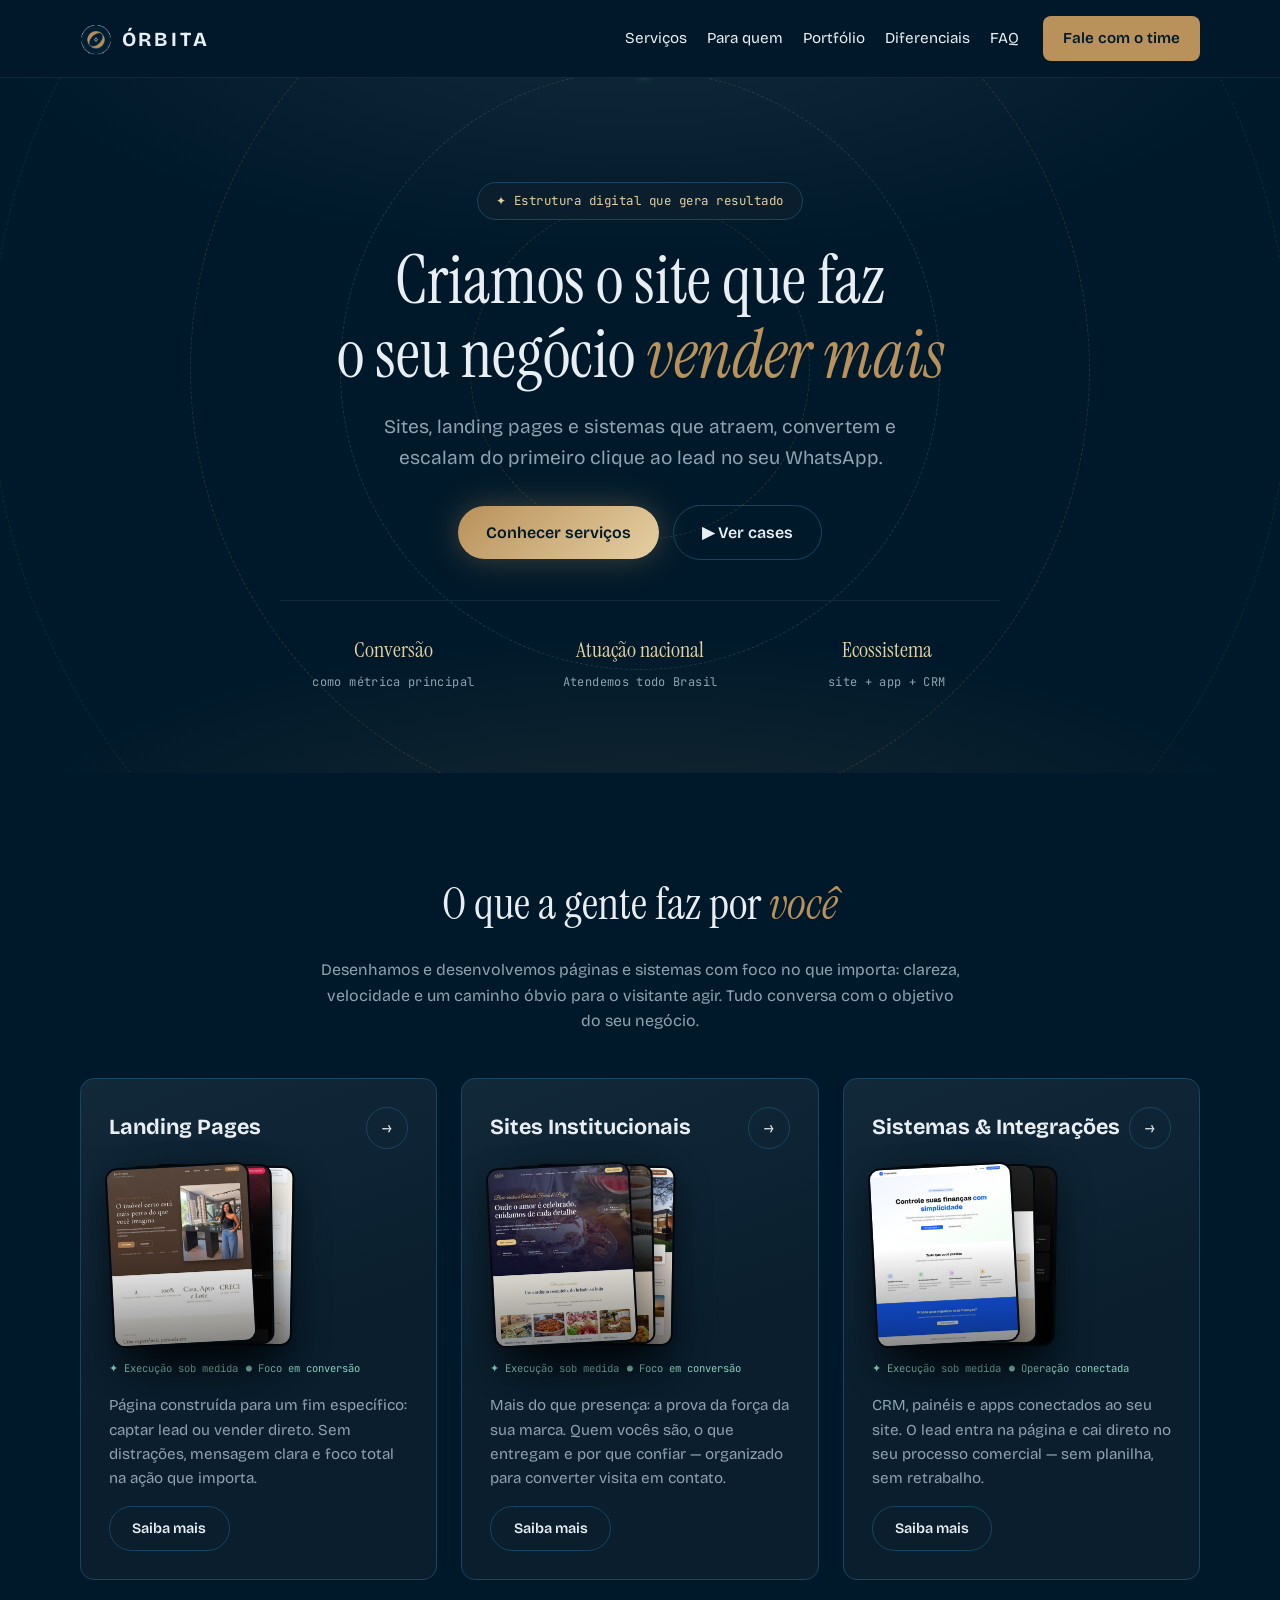
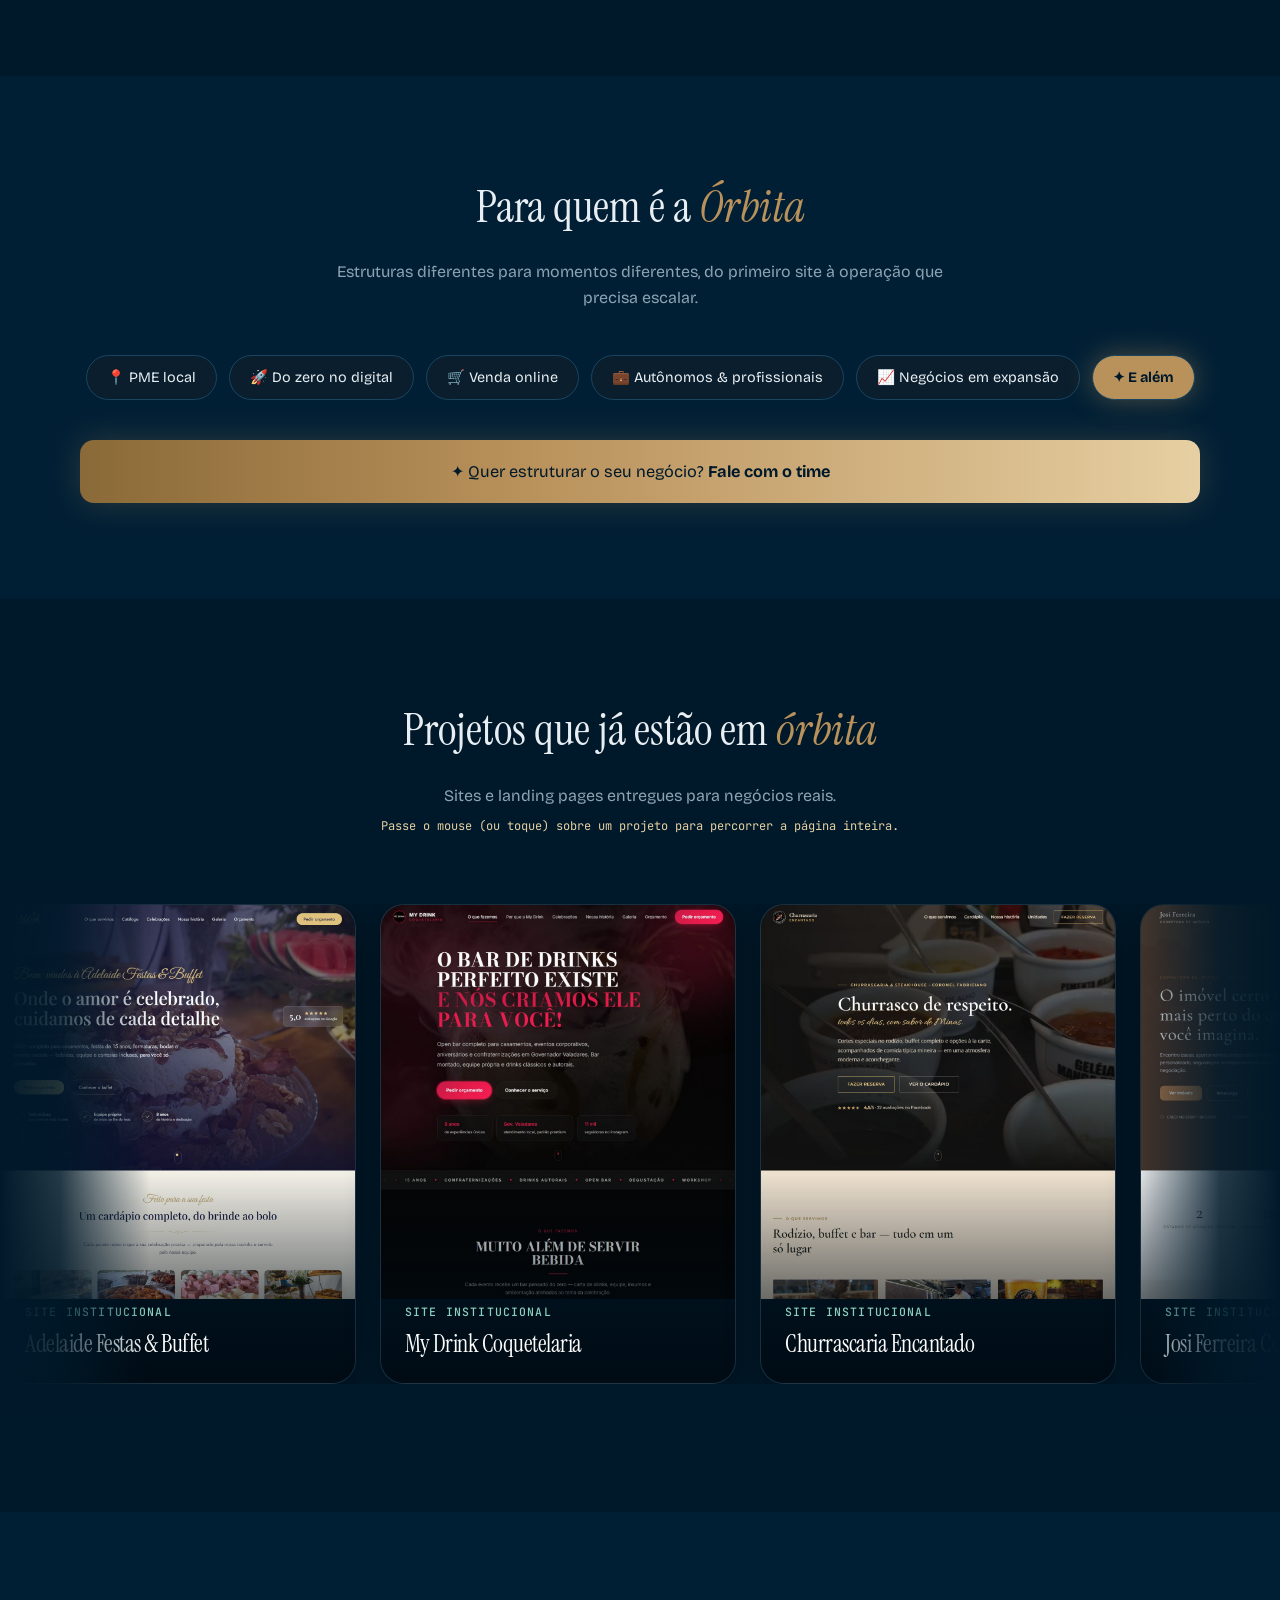
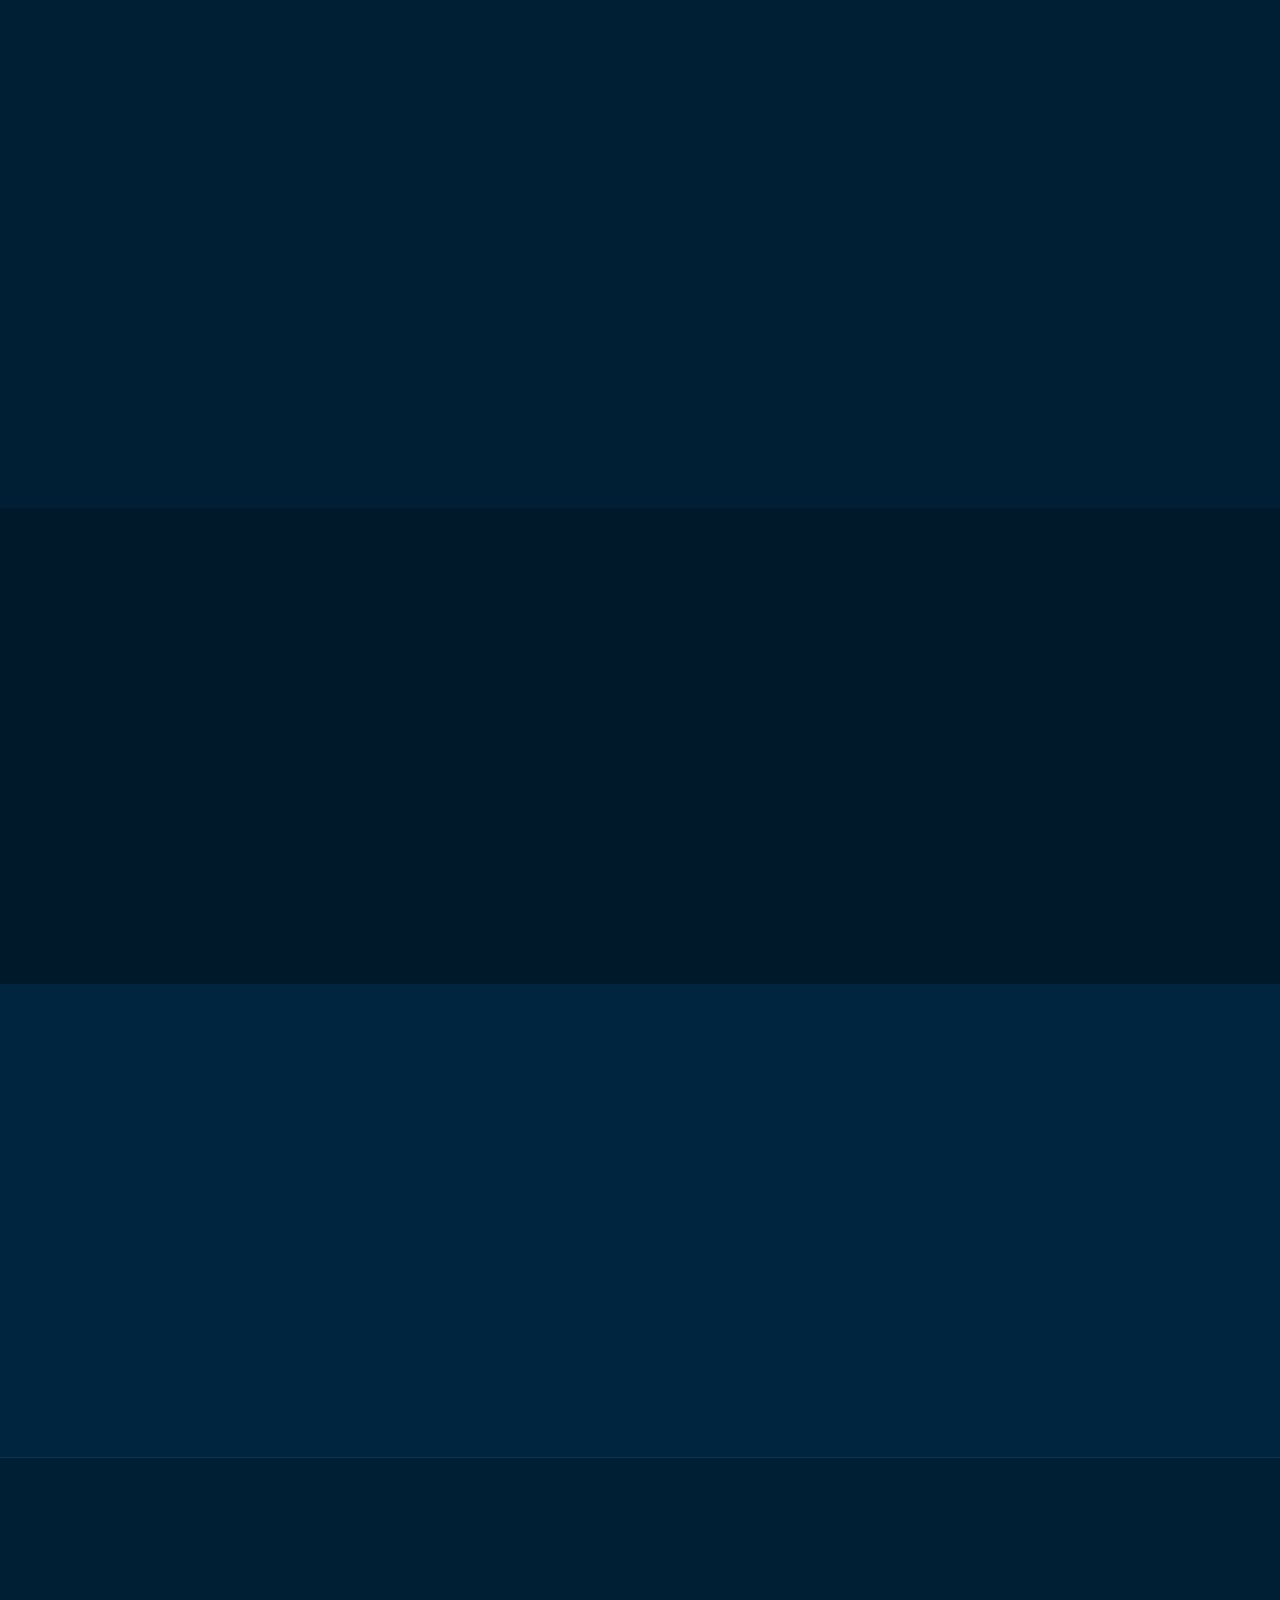
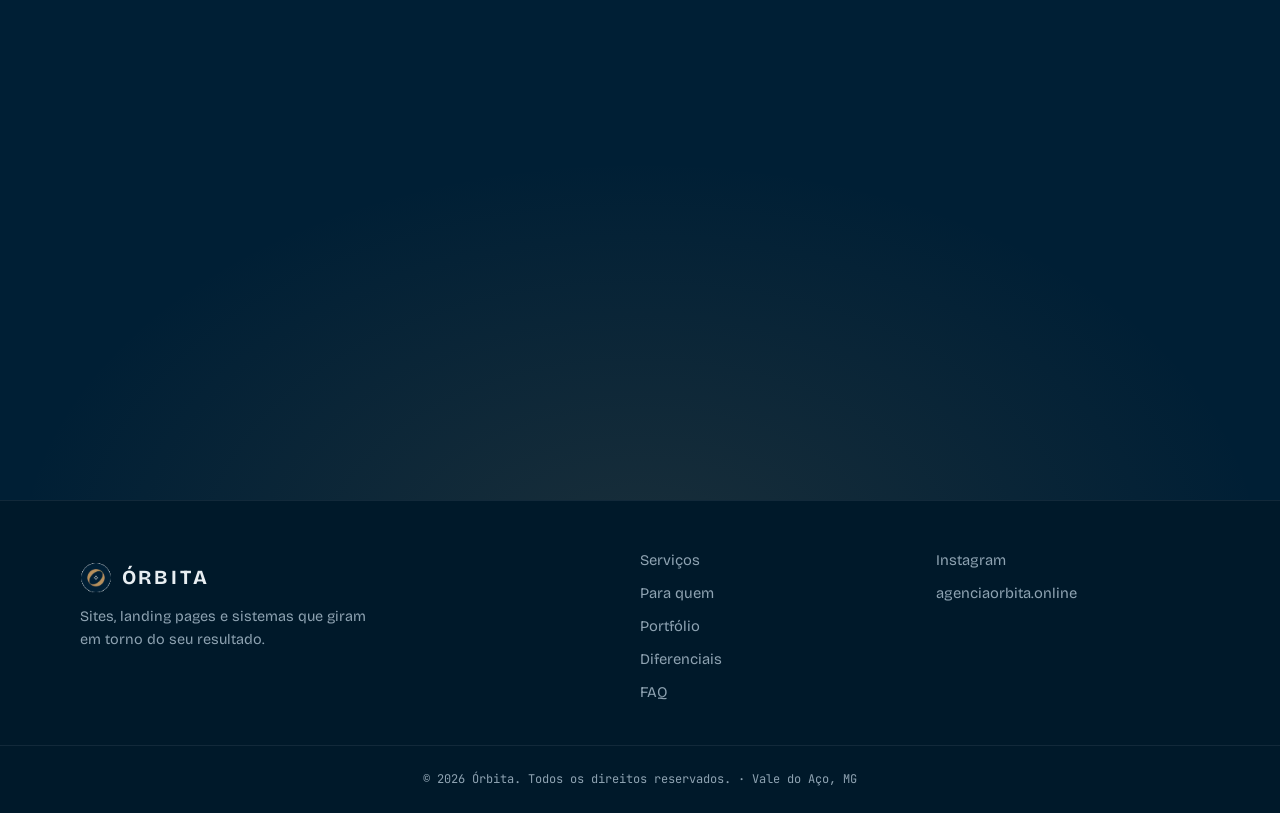
<file: index.html>
<!DOCTYPE html>
<html lang="pt-BR">
<head>
  <meta charset="UTF-8">
  <meta name="viewport" content="width=device-width, initial-scale=1.0">
  <title>Órbita — Sites e Landing Pages que Geram Resultado</title>
  <meta name="description" content="Criamos sites, landing pages e sistemas que atraem, convertem e escalam o seu negócio. Conheça o portfólio de sites da Agência Órbita.">
  <!-- Open Graph -->
  <meta property="og:title" content="Órbita — Sites e Landing Pages que Geram Resultado">
  <meta property="og:description" content="Sites, landing pages e sistemas que atraem, convertem e escalam o seu negócio.">
  <meta property="og:type" content="website">
  <!-- TODO: definir og:image quando houver arte de compartilhamento -->
  <link rel="icon" type="image/png" href="assets/logo-icon.png">
  <link rel="preconnect" href="https://fonts.googleapis.com">
  <link rel="preconnect" href="https://fonts.gstatic.com" crossorigin>
  <link href="https://fonts.googleapis.com/css2?family=Bricolage+Grotesque:wght@400;500;600;700&family=Instrument+Serif&family=JetBrains+Mono:wght@400;500&display=swap" rel="stylesheet">
  <link rel="stylesheet" href="css/styles.css">
</head>
<body>

  <!-- ===== HEADER ===== -->
  <header class="header" id="topo">
    <div class="container header__inner">
      <a href="#topo" class="header__logo" aria-label="Órbita — início">
        <img src="assets/logo-icon.png" alt="" class="logo-icon">
        <span class="logo-text">ÓRBITA</span>
      </a>
      <nav class="nav" id="menu" aria-label="Navegação principal">
        <ul class="nav__list">
          <li><a href="#servicos" class="nav__link">Serviços</a></li>
          <li><a href="#para-quem" class="nav__link">Para quem</a></li>
          <li><a href="#portfolio" class="nav__link">Portfólio</a></li>
          <li><a href="#diferenciais" class="nav__link">Diferenciais</a></li>
          <li><a href="#faq" class="nav__link">FAQ</a></li>
          <li><a href="#contato" class="nav__link nav__link--cta">Fale com o time</a></li>
        </ul>
      </nav>
      <button class="header__toggle" id="menu-toggle" aria-expanded="false" aria-controls="menu" aria-label="Abrir menu">
        <span></span><span></span><span></span>
      </button>
    </div>
  </header>

  <main>

    <!-- ===== HERO ===== -->
    <section class="hero">
      <div class="hero__orbits" aria-hidden="true">
        <span class="orbit orbit--1"></span>
        <span class="orbit orbit--2"></span>
        <span class="orbit orbit--3"></span>
        <span class="orbit orbit--4"></span>
      </div>
      <div class="container hero__inner">
        <p class="badge reveal">✦ Estrutura digital que gera resultado</p>
        <h1 class="hero__title reveal">Criamos o site que faz<br>o seu negócio <em>vender&nbsp;mais</em></h1>
        <p class="hero__subtitle reveal">Sites, landing pages e sistemas que atraem, convertem
          e escalam do primeiro clique ao lead no seu WhatsApp.</p>
        <div class="hero__actions reveal">
          <a href="#servicos" class="btn btn--primary">Conhecer serviços</a>
          <a href="#portfolio" class="btn btn--ghost">▶ Ver cases</a>
        </div>
        <ul class="hero__trust reveal" aria-label="Por que confiar na Órbita">
          <li><span class="trust-num">Conversão</span><span class="trust-label">como métrica principal</span></li>
          <li><span class="trust-num">Atuação nacional</span><span class="trust-label">Atendemos todo Brasil</span></li>
          <li><span class="trust-num">Ecossistema</span><span class="trust-label">site + app + CRM</span></li>
        </ul>
        <!-- TODO: adicionar logos de clientes atendidos quando os cases forem enviados -->
      </div>
      <div class="hero__glow" aria-hidden="true"></div>
    </section>

    <!-- ===== SERVIÇOS ===== -->
    <section class="section" id="servicos">
      <div class="container">
        <h2 class="section__title reveal">O que a gente faz por <em>você</em></h2>
        <p class="section__lead reveal">Desenhamos e desenvolvemos páginas e sistemas com foco no que
          importa: clareza, velocidade e um caminho óbvio para o visitante agir. Tudo conversa com o
          objetivo do seu negócio.</p>

        <div class="cards">
          <article class="card reveal">
            <header class="card__head">
              <h3>Landing Pages</h3>
              <span class="card__arrow" aria-hidden="true">→</span>
            </header>
            <!-- Leque de capturas (abre no hover) — TODO: trocar por prints reais de landing pages -->
            <div class="card__media deck" aria-hidden="true">
              <div class="deck__stage">
                <div class="deck__item" style="--x:0%; --tx:0%; --ri:-3deg; --r:-5deg; z-index:3"><img src="assets/services/lp-1.jpg" alt="" loading="lazy" draggable="false"></div>
                <div class="deck__item" style="--x:14%; --tx:26%; --ri:-1deg; --r:0deg; z-index:2"><img src="assets/services/lp-2.jpg" alt="" loading="lazy" draggable="false"></div>
                <div class="deck__item" style="--x:28%; --tx:52%; --ri:1deg; --r:5deg; z-index:1"><img src="assets/services/lp-3.jpg" alt="" loading="lazy" draggable="false"></div>
              </div>
            </div>
            <p class="card__tags"><span class="tag">✦ Execução sob medida</span><span class="tag tag--dot">Foco em conversão</span></p>
            <p>Página construída para um fim específico: captar lead ou vender direto. Sem distrações,
              mensagem clara e foco total na ação que importa.</p>
            <a class="btn btn--small" href="precos.html#site-one-page">Saiba mais</a>
          </article>

          <article class="card reveal">
            <header class="card__head">
              <h3>Sites Institucionais</h3>
              <span class="card__arrow" aria-hidden="true">→</span>
            </header>
            <!-- Leque com capturas reais dos sites institucionais entregues -->
            <div class="card__media deck" aria-hidden="true">
              <div class="deck__stage">
                <div class="deck__item" style="--x:0%; --tx:0%; --ri:-3deg; --r:-5deg; z-index:3"><img src="assets/services/inst-1.jpg" alt="" loading="lazy" draggable="false"></div>
                <div class="deck__item" style="--x:14%; --tx:26%; --ri:-1deg; --r:0deg; z-index:2"><img src="assets/services/inst-2.jpg" alt="" loading="lazy" draggable="false"></div>
                <div class="deck__item" style="--x:28%; --tx:52%; --ri:1deg; --r:5deg; z-index:1"><img src="assets/services/inst-3.jpg" alt="" loading="lazy" draggable="false"></div>
              </div>
            </div>
            <p class="card__tags"><span class="tag">✦ Execução sob medida</span><span class="tag tag--dot">Foco em conversão</span></p>
            <p>Mais do que presença: a prova da força da sua marca. Quem vocês são, o que entregam
              e por que confiar — organizado para converter visita em contato.</p>
            <a class="btn btn--small" href="precos.html#site-institucional">Saiba mais</a>
          </article>

          <article class="card reveal">
            <header class="card__head">
              <h3>Sistemas &amp; Integrações</h3>
              <span class="card__arrow" aria-hidden="true">→</span>
            </header>
            <!-- Leque de capturas (abre no hover) — TODO: trocar por prints reais de apps/painéis -->
            <div class="card__media deck" aria-hidden="true">
              <div class="deck__stage">
                <div class="deck__item" style="--x:0%; --tx:0%; --ri:-3deg; --r:-5deg; z-index:3"><img src="assets/services/sys-1.jpg" alt="" loading="lazy" draggable="false"></div>
                <div class="deck__item" style="--x:14%; --tx:26%; --ri:-1deg; --r:0deg; z-index:2"><img src="assets/services/sys-2.jpg" alt="" loading="lazy" draggable="false"></div>
                <div class="deck__item" style="--x:28%; --tx:52%; --ri:1deg; --r:5deg; z-index:1"><img src="assets/services/sys-3.jpg" alt="" loading="lazy" draggable="false"></div>
              </div>
            </div>
            <p class="card__tags"><span class="tag">✦ Execução sob medida</span><span class="tag tag--dot">Operação conectada</span></p>
            <p>CRM, painéis e apps conectados ao seu site. O lead entra na página e cai direto
              no seu processo comercial — sem planilha, sem retrabalho.</p>
            <a class="btn btn--small" href="precos.html#app-web">Saiba mais</a>
          </article>
        </div>
      </div>
    </section>

    <!-- ===== PARA QUEM ===== -->
    <section class="section section--alt" id="para-quem">
      <div class="container">
        <h2 class="section__title reveal">Para quem é a <em>Órbita</em></h2>
        <p class="section__lead reveal">Estruturas diferentes para momentos diferentes, do primeiro
          site à operação que precisa escalar.</p>
        <ul class="orbit-grid reveal" aria-label="Perfis atendidos">
          <li class="orbit-chip">📍 PME local</li>
          <li class="orbit-chip">🚀 Do zero no digital</li>
          <li class="orbit-chip">🛒 Venda online</li>
          <li class="orbit-chip">💼 Autônomos &amp; profissionais</li>
          <li class="orbit-chip">📈 Negócios em expansão</li>
          <li class="orbit-chip orbit-chip--core">✦ E além</li>
        </ul>
        <a href="#contato" class="banner-cta reveal">
          <span>✦ Quer estruturar o seu negócio? <strong>Fale com o time</strong></span>
        </a>
      </div>
    </section>

    <!-- ===== PORTFÓLIO ===== -->
    <section class="section" id="portfolio">
      <div class="container">
        <h2 class="section__title reveal">Projetos que já estão em <em>órbita</em></h2>
        <p class="section__lead reveal">Sites e landing pages entregues para negócios reais.
          <span class="slider-hint">Passe o mouse (ou toque) sobre um projeto para percorrer a página inteira.</span></p>

        <!-- Esteira infinita de cases (estilo marquee): capturas de página inteira, sem link externo.
             Para adicionar um case: incluir o mesmo <article class="pf-card"> NOS DOIS
             grupos (.pf-group), apontando a imagem em assets/cases/ e ajustando categoria + nome. -->
        <div class="marquee-bleed reveal">
          <div class="pf-carousel" id="pf-carousel" aria-label="Carrossel de projetos do portfólio">
            <div class="pf-fade pf-fade--left" aria-hidden="true"></div>
            <div class="pf-fade pf-fade--right" aria-hidden="true"></div>
            <div class="pf-viewport">
              <div class="pf-track">
                <div class="pf-group">
                  <article class="pf-card" tabindex="0">
                    <div class="pf-card__viewport">
                      <img src="assets/cases/adelaide-festas.jpg" alt="Página completa do site Adelaide Festas e Buffet" loading="lazy" draggable="false">
                    </div>
                    <span class="pf-card__hint" aria-hidden="true">Passe o mouse para ver a página</span>
                    <div class="pf-card__overlay" aria-hidden="true"></div>
                    <div class="pf-card__caption">
                      <span class="pf-card__cat">Site institucional</span>
                      <span class="pf-card__name">Adelaide Festas &amp; Buffet</span>
                    </div>
                  </article>
                  <article class="pf-card" tabindex="0">
                    <div class="pf-card__viewport">
                      <img src="assets/cases/my-drink.jpg" alt="Página completa do site My Drink Coquetelaria" loading="lazy" draggable="false">
                    </div>
                    <span class="pf-card__hint" aria-hidden="true">Passe o mouse para ver a página</span>
                    <div class="pf-card__overlay" aria-hidden="true"></div>
                    <div class="pf-card__caption">
                      <span class="pf-card__cat">Site institucional</span>
                      <span class="pf-card__name">My Drink Coquetelaria</span>
                    </div>
                  </article>
                  <article class="pf-card" tabindex="0">
                    <div class="pf-card__viewport">
                      <img src="assets/cases/churrascaria-encantado.jpg" alt="Página completa do site Churrascaria Encantado" loading="lazy" draggable="false">
                    </div>
                    <span class="pf-card__hint" aria-hidden="true">Passe o mouse para ver a página</span>
                    <div class="pf-card__overlay" aria-hidden="true"></div>
                    <div class="pf-card__caption">
                      <span class="pf-card__cat">Site institucional</span>
                      <span class="pf-card__name">Churrascaria Encantado</span>
                    </div>
                  </article>
                  <article class="pf-card" tabindex="0">
                    <div class="pf-card__viewport">
                      <img src="assets/cases/josi-ferreira.jpg" alt="Página completa do site Josi Ferreira Corretora" loading="lazy" draggable="false">
                    </div>
                    <span class="pf-card__hint" aria-hidden="true">Passe o mouse para ver a página</span>
                    <div class="pf-card__overlay" aria-hidden="true"></div>
                    <div class="pf-card__caption">
                      <span class="pf-card__cat">Site institucional</span>
                      <span class="pf-card__name">Josi Ferreira Corretora</span>
                    </div>
                  </article>
                  <article class="pf-card" tabindex="0">
                    <div class="pf-card__viewport">
                      <img src="assets/cases/sejur-imobiliaria.jpg" alt="Página completa do site Sejur Imobiliária" loading="lazy" draggable="false">
                    </div>
                    <span class="pf-card__hint" aria-hidden="true">Passe o mouse para ver a página</span>
                    <div class="pf-card__overlay" aria-hidden="true"></div>
                    <div class="pf-card__caption">
                      <span class="pf-card__cat">Site institucional</span>
                      <span class="pf-card__name">Sejur Imobiliária</span>
                    </div>
                  </article>
                </div>
                <!-- Grupo duplicado para o loop infinito (gerado por JS) -->
              </div>
            </div>
          </div>
        </div>
      </div>
    </section>

    <!-- ===== DIFERENCIAIS ===== -->
    <section class="section section--alt" id="diferenciais">
      <div class="container">
        <h2 class="section__title reveal">Por que a <em>Órbita</em></h2>
        <ol class="diffs">
          <li class="diff reveal">
            <p class="diff__num">01 / 04</p>
            <h3 class="diff__title">Investimento claro</h3>
            <p class="diff__tag">Sem surpresa</p>
            <p>Proposta fechada antes de começar. Você sabe o que recebe, quando recebe e quanto custa.</p>
          </li>
          <li class="diff reveal">
            <p class="diff__num">02 / 04</p>
            <h3 class="diff__title">Quem faz, atende</h3>
            <p class="diff__tag">Conversa direta</p>
            <p>Você fala com quem desenha e entrega. Menos ida e volta.</p>
          </li>
          <li class="diff reveal">
            <p class="diff__num">03 / 04</p>
            <h3 class="diff__title">Resultado real</h3>
            <p class="diff__tag">Conversão primeiro</p>
            <p>Site bonito é consequência. O projeto é desenhado em volta da ação que gera negócio.</p>
          </li>
          <li class="diff reveal">
            <p class="diff__num">04 / 04</p>
            <h3 class="diff__title">Pronto para escalar</h3>
            <p class="diff__tag">Ecossistema conectado</p>
            <p>Site, app e CRM conectados desde o primeiro dia. A estrutura cresce junto com o seu
              negócio, sem refazer nada.</p>
          </li>
        </ol>
      </div>
    </section>

    <!-- ===== DEPOIMENTOS ===== -->
    <section class="section" id="depoimentos">
      <div class="container">
        <h2 class="section__title reveal">Quem já orbita com a gente</h2>
        <!-- ATENÇÃO: depoimentos ilustrativos criados a partir dos nomes dos clientes.
             Validar/substituir pelo texto real de cada cliente antes de publicar.
             Esteira contínua: o grupo espelho do loop é gerado pelo JS. -->
        <div class="marquee-bleed reveal">
          <div class="qt-carousel" id="qt-carousel" aria-label="Depoimentos de clientes">
            <div class="pf-fade pf-fade--left" aria-hidden="true"></div>
            <div class="pf-fade pf-fade--right" aria-hidden="true"></div>
            <div class="pf-viewport">
              <div class="qt-track">
                <div class="qt-group">
                  <blockquote class="quote">
                    <p>"O site ficou do jeito que a gente sonhava. Agora os orçamentos chegam prontos
                      pelo WhatsApp, todos os dias."</p>
                    <footer>— Adelaide Festas &amp; Buffet</footer>
                  </blockquote>
                  <blockquote class="quote">
                    <p>"Profissionalizou nossa imagem de vez. Depois que o site entrou no ar, passamos
                      a fechar eventos maiores."</p>
                    <footer>— My Drink Coquetelaria</footer>
                  </blockquote>
                  <blockquote class="quote">
                    <p>"As reservas pelo site viraram rotina. Processo rápido e comunicação direta do
                      início ao fim."</p>
                    <footer>— Churrascaria Encantado</footer>
                  </blockquote>
                  <blockquote class="quote">
                    <p>"Meus clientes chegam já sabendo o que querem visitar. O site virou meu cartão
                      de visita."</p>
                    <footer>— Josi Ferreira, Corretora de Imóveis</footer>
                  </blockquote>
                  <blockquote class="quote">
                    <p>"Site moderno, no ar em poucas semanas e sem dor de cabeça. Exatamente o que
                      a imobiliária precisava."</p>
                    <footer>— Sejur Imobiliária</footer>
                  </blockquote>
                </div>
              </div>
            </div>
          </div>
        </div>
      </div>
    </section>

    <!-- ===== CTA FINAL ===== -->
    <section class="section cta-final" id="contato">
      <div class="container cta-final__inner reveal">
        <h2 class="cta-final__title">Pronto pra <em>começar?</em></h2>
        <p class="cta-final__text">Conta pra gente o que o seu negócio precisa. A resposta vem de quem
          vai colocar a mão no projeto.</p>
        <div class="hero__actions">
          <a href="https://wa.me/5531986445272?text=Ol%C3%A1!%20Quero%20um%20site%20com%20a%20%C3%93rbita."
             class="btn btn--primary" target="_blank" rel="noopener">Chamar no WhatsApp</a>
          <a href="https://agenciaorbita.online/" class="btn btn--ghost" target="_blank" rel="noopener">Conhecer a agência</a>
        </div>
      </div>
    </section>

    <!-- ===== FAQ (última seção antes do rodapé) ===== -->
    <section class="section section--alt" id="faq">
      <div class="container container--narrow">
        <h2 class="section__title reveal">Perguntas frequentes</h2>
        <div class="faq reveal">
          <details class="faq__item">
            <summary>Como funciona o processo?</summary>
            <p>Briefing rápido para entender objetivo e público → proposta fechada → design e
              desenvolvimento → sua revisão → publicação. Você acompanha cada etapa falando direto
              com quem executa.</p>
          </details>
          <details class="faq__item">
            <summary>Quanto tempo leva para entregar?</summary>
            <p>Depende do escopo: uma landing page é mais rápida que um site completo com sistema.
              O prazo é definido na proposta e cumprido.</p>
          </details>
          <details class="faq__item">
            <summary>Atendem negócios de que tamanho?</summary>
            <p>Do autônomo que está começando no digital à empresa que precisa escalar a operação.
              A estrutura é desenhada para o seu momento.</p>
          </details>
          <details class="faq__item">
            <summary>Preciso já ter identidade visual?</summary>
            <p>Não. Se você já tem, aplicamos com consistência. Se não tem, direcionamos o essencial
              para o site nascer com cara profissional.</p>
          </details>
          <details class="faq__item">
            <summary>O site fica pronto para integrações?</summary>
            <p>Sim. Toda entrega já nasce preparada para receber integrações que precisar de acordo
              com cada pacote.</p>
          </details>
        </div>
      </div>
    </section>

  </main>

  <!-- ===== RODAPÉ ===== -->
  <footer class="footer">
    <div class="container footer__inner">
      <div class="footer__brand">
        <p class="footer__brandline">
          <img src="assets/logo-icon.png" alt="" class="logo-icon">
          <span class="logo-text">ÓRBITA</span>
        </p>
        <p>Sites, landing pages e sistemas que giram em torno do seu resultado.</p>
      </div>
      <nav class="footer__nav" aria-label="Links do rodapé">
        <a href="#servicos">Serviços</a>
        <a href="#para-quem">Para quem</a>
        <a href="#portfolio">Portfólio</a>
        <a href="#diferenciais">Diferenciais</a>
        <a href="#faq">FAQ</a>
      </nav>
      <div class="footer__social">
        <a href="https://www.instagram.com/agenciaorbita.ia" target="_blank" rel="noopener">Instagram</a>
        <a href="https://agenciaorbita.online/" target="_blank" rel="noopener">agenciaorbita.online</a>
      </div>
    </div>
    <p class="footer__copy">© 2026 Órbita. Todos os direitos reservados. · Vale do Aço, MG</p>
  </footer>

  <script src="js/main.js"></script>
</body>
</html>
</file>
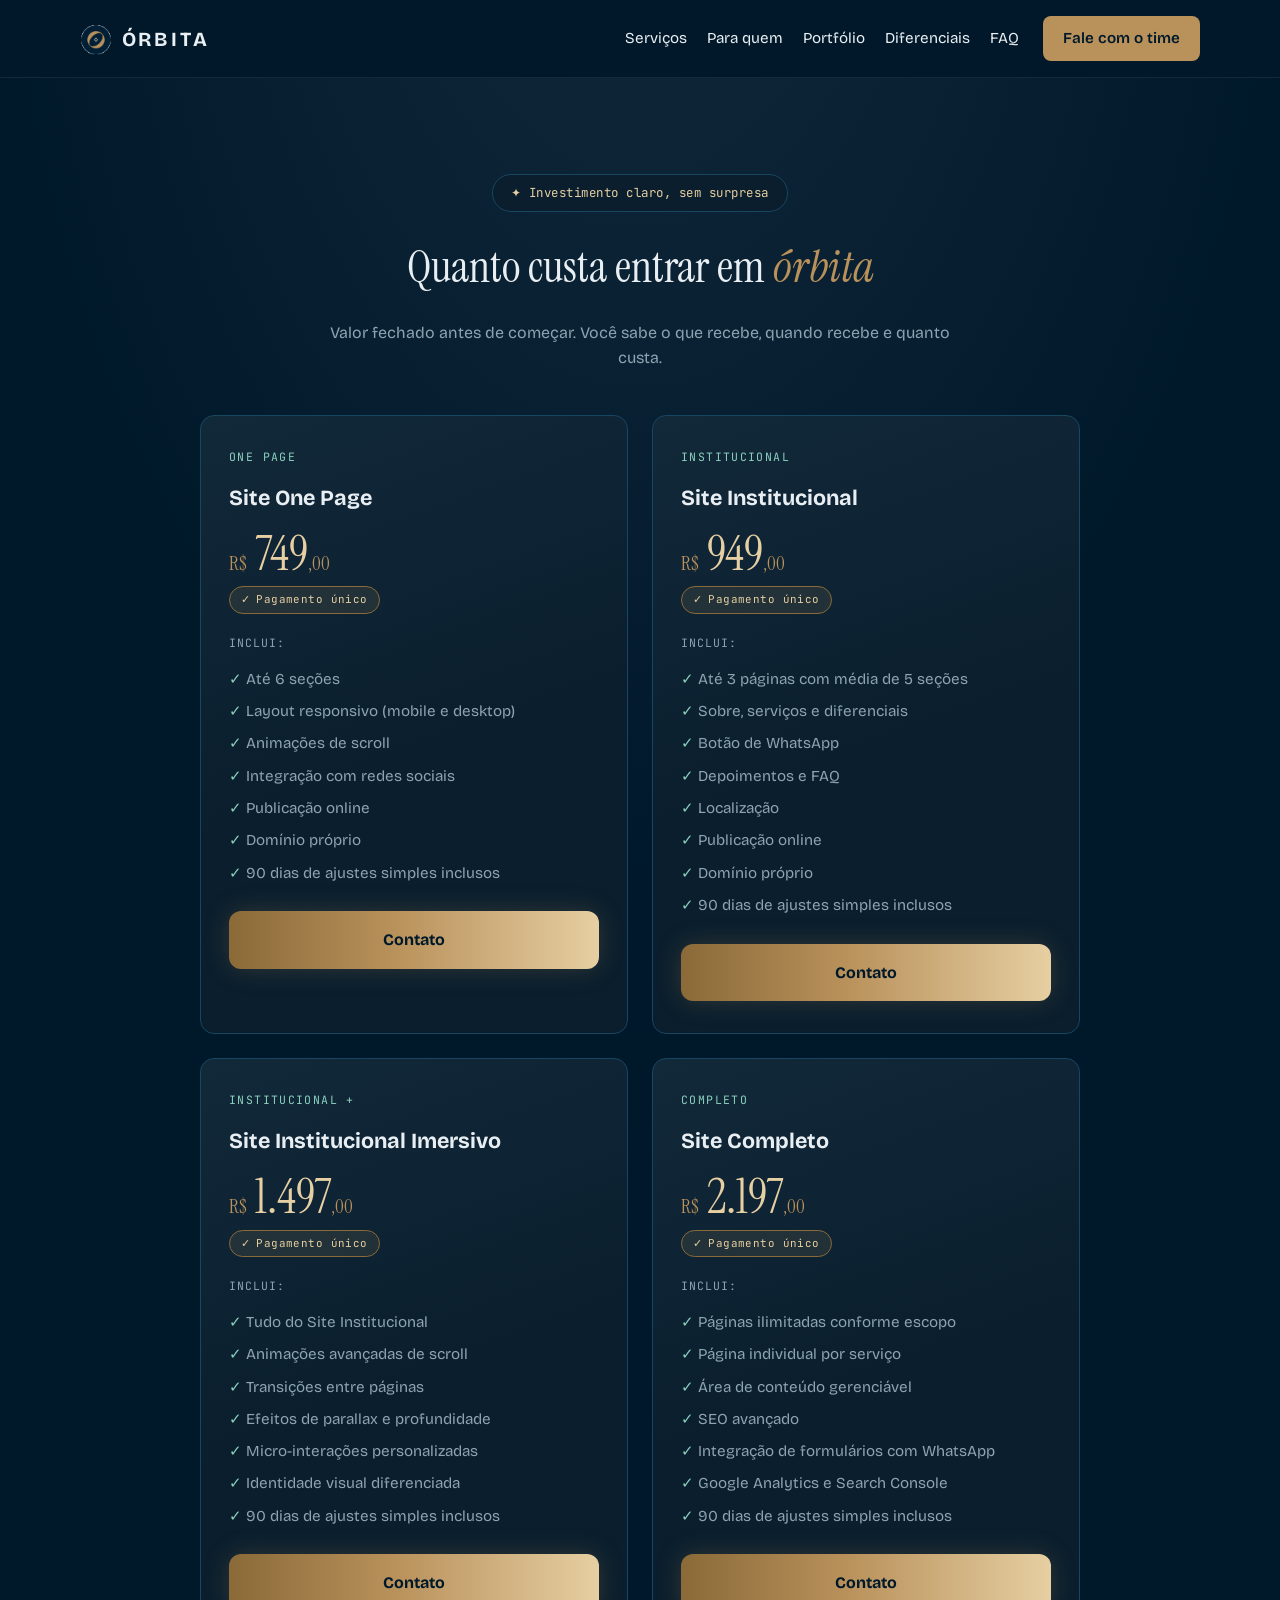
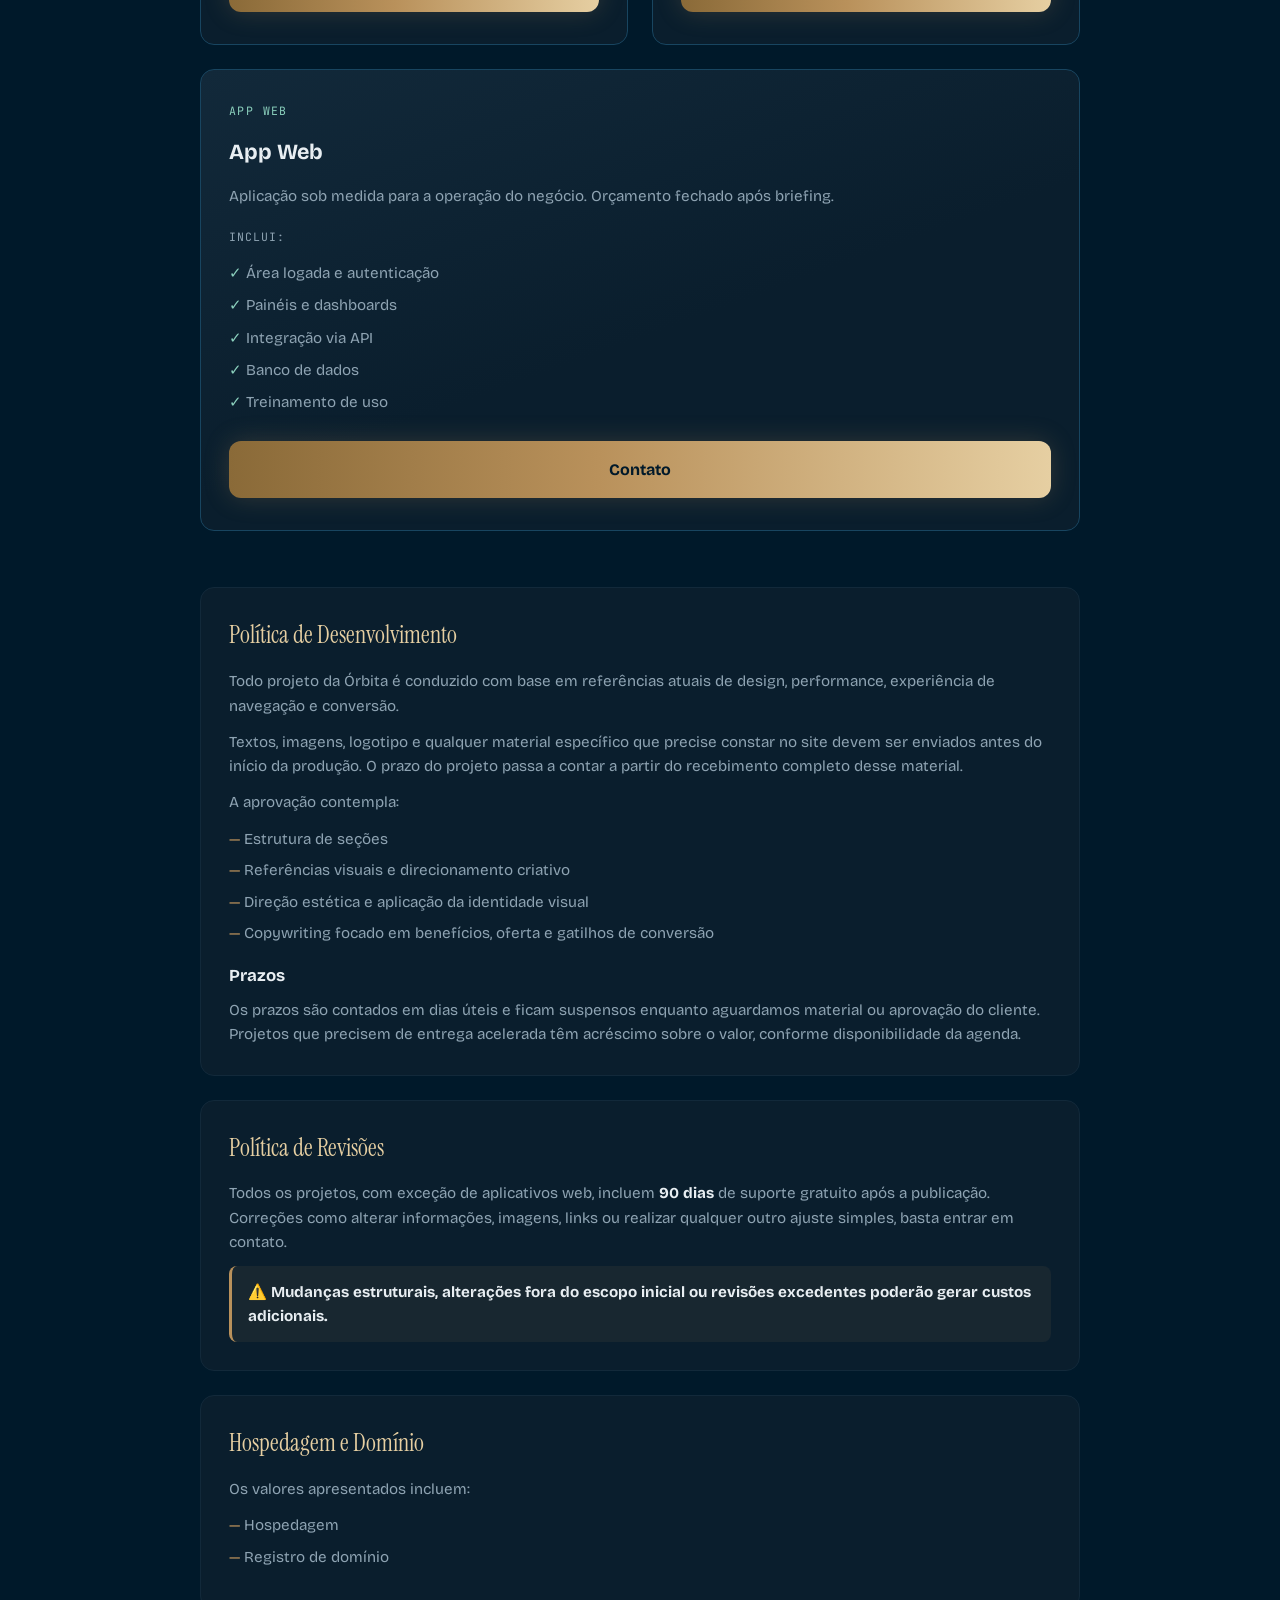
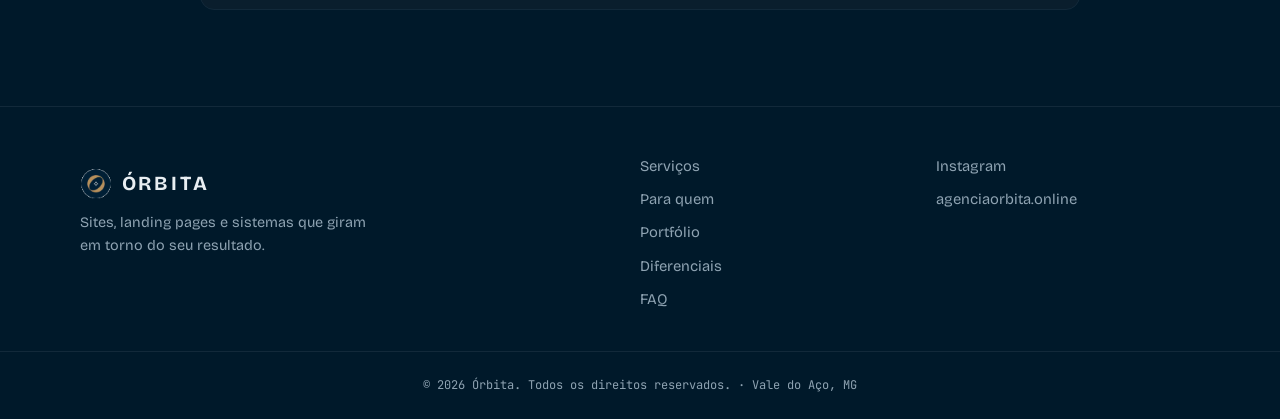
<file: precos.html>
<!DOCTYPE html>
<html lang="pt-BR">
<head>
  <meta charset="UTF-8">
  <meta name="viewport" content="width=device-width, initial-scale=1.0">
  <title>Preços — Órbita | Sites e Landing Pages</title>
  <meta name="description" content="Planos e valores dos sites e landing pages da Órbita: Landing Page Essencial e Site Institucional, com tudo incluído e publicação online.">
  <meta property="og:title" content="Preços — Órbita | Sites e Landing Pages">
  <meta property="og:description" content="Planos e valores dos sites e landing pages da Órbita.">
  <meta property="og:type" content="website">
  <link rel="icon" type="image/png" href="assets/logo-icon.png">
  <link rel="preconnect" href="https://fonts.googleapis.com">
  <link rel="preconnect" href="https://fonts.gstatic.com" crossorigin>
  <link href="https://fonts.googleapis.com/css2?family=Bricolage+Grotesque:wght@400;500;600;700&family=Instrument+Serif&family=JetBrains+Mono:wght@400;500&display=swap" rel="stylesheet">
  <link rel="stylesheet" href="css/styles.css">
</head>
<body>

  <!-- ===== HEADER ===== -->
  <header class="header" id="topo">
    <div class="container header__inner">
      <a href="index.html" class="header__logo" aria-label="Órbita — voltar ao início">
        <img src="assets/logo-icon.png" alt="" class="logo-icon">
        <span class="logo-text">ÓRBITA</span>
      </a>
      <nav class="nav" id="menu" aria-label="Navegação principal">
        <ul class="nav__list">
          <li><a href="index.html#servicos" class="nav__link">Serviços</a></li>
          <li><a href="index.html#para-quem" class="nav__link">Para quem</a></li>
          <li><a href="index.html#portfolio" class="nav__link">Portfólio</a></li>
          <li><a href="index.html#diferenciais" class="nav__link">Diferenciais</a></li>
          <li><a href="index.html#faq" class="nav__link">FAQ</a></li>
          <li><a href="index.html#contato" class="nav__link nav__link--cta">Fale com o time</a></li>
        </ul>
      </nav>
      <button class="header__toggle" id="menu-toggle" aria-expanded="false" aria-controls="menu" aria-label="Abrir menu">
        <span></span><span></span><span></span>
      </button>
    </div>
  </header>

  <main>
    <section class="section pricing-hero">
      <div class="container">
        <p class="badge reveal" style="display:table;margin-inline:auto">✦ Investimento claro, sem surpresa</p>
        <h1 class="section__title reveal">Quanto custa entrar em <em>órbita</em></h1>
        <p class="section__lead reveal">Valor fechado antes de começar. Você sabe o que recebe,
          quando recebe e quanto custa.</p>

        <div class="pricing">
          <!-- Plano: Site One Page -->
          <article class="price-card reveal" id="site-one-page">
            <p class="price-card__cat">One Page</p>
            <h2 class="price-card__name">Site One Page</h2>
            <p class="price-card__value"><small>R$</small> 749<small>,00</small></p>
            <p class="price-card__once">Pagamento único</p>
            <p class="price-card__label">Inclui:</p>
            <ul class="price-card__list">
              <li>Até 6 seções</li>
              <li>Layout responsivo (mobile e desktop)</li>
              <li>Animações de scroll</li>
              <li>Integração com redes sociais</li>
              <li>Publicação online</li>
              <li>Domínio próprio</li>
              <li>90 dias de ajustes simples inclusos</li>
            </ul>
            <a class="price-card__cta" target="_blank" rel="noopener"
               href="https://wa.me/5531986445272?text=Ol%C3%A1!%20Tenho%20interesse%20no%20Site%20One%20Page.">Contato</a>
          </article>

          <!-- Plano: Site Institucional -->
          <article class="price-card reveal" id="site-institucional">
            <p class="price-card__cat">Institucional</p>
            <h2 class="price-card__name">Site Institucional</h2>
            <p class="price-card__value"><small>R$</small> 949<small>,00</small></p>
            <p class="price-card__once">Pagamento único</p>
            <p class="price-card__label">Inclui:</p>
            <ul class="price-card__list">
              <li>Até 3 páginas com média de 5 seções</li>
              <li>Sobre, serviços e diferenciais</li>
              <li>Botão de WhatsApp</li>
              <li>Depoimentos e FAQ</li>
              <li>Localização</li>
              <li>Publicação online</li>
              <li>Domínio próprio</li>
              <li>90 dias de ajustes simples inclusos</li>
            </ul>
            <a class="price-card__cta" target="_blank" rel="noopener"
               href="https://wa.me/5531986445272?text=Ol%C3%A1!%20Tenho%20interesse%20no%20Site%20Institucional.">Contato</a>
          </article>

          <!-- Plano: Site Institucional Imersivo -->
          <article class="price-card reveal" id="site-imersivo">
            <p class="price-card__cat">Institucional +</p>
            <h2 class="price-card__name">Site Institucional Imersivo</h2>
            <p class="price-card__value"><small>R$</small> 1.497<small>,00</small></p>
            <p class="price-card__once">Pagamento único</p>
            <p class="price-card__label">Inclui:</p>
            <ul class="price-card__list">
              <li>Tudo do Site Institucional</li>
              <li>Animações avançadas de scroll</li>
              <li>Transições entre páginas</li>
              <li>Efeitos de parallax e profundidade</li>
              <li>Micro-interações personalizadas</li>
              <li>Identidade visual diferenciada</li>
              <li>90 dias de ajustes simples inclusos</li>
            </ul>
            <a class="price-card__cta" target="_blank" rel="noopener"
               href="https://wa.me/5531986445272?text=Ol%C3%A1!%20Tenho%20interesse%20no%20Site%20Institucional%20Imersivo.">Contato</a>
          </article>

          <!-- Plano: Site Completo -->
          <article class="price-card reveal" id="site-completo">
            <p class="price-card__cat">Completo</p>
            <h2 class="price-card__name">Site Completo</h2>
            <p class="price-card__value"><small>R$</small> 2.197<small>,00</small></p>
            <p class="price-card__once">Pagamento único</p>
            <p class="price-card__label">Inclui:</p>
            <ul class="price-card__list">
              <li>Páginas ilimitadas conforme escopo</li>
              <li>Página individual por serviço</li>
              <li>Área de conteúdo gerenciável</li>
              <li>SEO avançado</li>
              <li>Integração de formulários com WhatsApp</li>
              <li>Google Analytics e Search Console</li>
              <li>90 dias de ajustes simples inclusos</li>
            </ul>
            <a class="price-card__cta" target="_blank" rel="noopener"
               href="https://wa.me/5531986445272?text=Ol%C3%A1!%20Tenho%20interesse%20no%20Site%20Completo.">Contato</a>
          </article>

          <!-- Plano: App Web (sob orçamento) -->
          <article class="price-card price-card--wide reveal" id="app-web">
            <p class="price-card__cat">App Web</p>
            <h2 class="price-card__name">App Web</h2>
            <p class="price-card__desc">Aplicação sob medida para a operação do negócio.
              Orçamento fechado após briefing.</p>
            <p class="price-card__label">Inclui:</p>
            <ul class="price-card__list">
              <li>Área logada e autenticação</li>
              <li>Painéis e dashboards</li>
              <li>Integração via API</li>
              <li>Banco de dados</li>
              <li>Treinamento de uso</li>
            </ul>
            <a class="price-card__cta" target="_blank" rel="noopener"
               href="https://wa.me/5531986445272?text=Ol%C3%A1!%20Tenho%20interesse%20em%20um%20App%20Web.%20Quero%20agendar%20um%20briefing.">Contato</a>
          </article>
        </div>

        <!-- ===== Políticas ===== -->
        <div class="policies">
          <article class="policy reveal">
            <h2 class="policy__title">Política de Desenvolvimento</h2>
            <p>Todo projeto da Órbita é conduzido com base em referências atuais de design,
              performance, experiência de navegação e conversão.</p>
            <p>Textos, imagens, logotipo e qualquer material específico que precise constar no site
              devem ser enviados antes do início da produção. O prazo do projeto passa a contar a
              partir do recebimento completo desse material.</p>
            <p class="policy__sub">A aprovação contempla:</p>
            <ul>
              <li>Estrutura de seções</li>
              <li>Referências visuais e direcionamento criativo</li>
              <li>Direção estética e aplicação da identidade visual</li>
              <li>Copywriting focado em benefícios, oferta e gatilhos de conversão</li>
            </ul>
            <h3 class="policy__subtitle">Prazos</h3>
            <p>Os prazos são contados em dias úteis e ficam suspensos enquanto aguardamos material
              ou aprovação do cliente. Projetos que precisem de entrega acelerada têm acréscimo
              sobre o valor, conforme disponibilidade da agenda.</p>
          </article>

          <article class="policy reveal">
            <h2 class="policy__title">Política de Revisões</h2>
            <p>Todos os projetos, com exceção de aplicativos web, incluem <strong>90 dias</strong>
              de suporte gratuito após a publicação. Correções como alterar informações, imagens,
              links ou realizar qualquer outro ajuste simples, basta entrar em contato.</p>
            <p class="policy__warn">⚠️ <strong>Mudanças estruturais, alterações fora do escopo
              inicial ou revisões excedentes poderão gerar custos adicionais.</strong></p>
          </article>

          <article class="policy reveal">
            <h2 class="policy__title">Hospedagem e Domínio</h2>
            <p>Os valores apresentados incluem:</p>
            <ul>
              <li>Hospedagem</li>
              <li>Registro de domínio</li>
            </ul>
          </article>
        </div>
      </div>
    </section>
  </main>

  <!-- ===== RODAPÉ ===== -->
  <footer class="footer">
    <div class="container footer__inner">
      <div class="footer__brand">
        <p class="footer__brandline">
          <img src="assets/logo-icon.png" alt="" class="logo-icon">
          <span class="logo-text">ÓRBITA</span>
        </p>
        <p>Sites, landing pages e sistemas que giram em torno do seu resultado.</p>
      </div>
      <nav class="footer__nav" aria-label="Links do rodapé">
        <a href="index.html#servicos">Serviços</a>
        <a href="index.html#para-quem">Para quem</a>
        <a href="index.html#portfolio">Portfólio</a>
        <a href="index.html#diferenciais">Diferenciais</a>
        <a href="index.html#faq">FAQ</a>
      </nav>
      <div class="footer__social">
        <a href="https://www.instagram.com/agenciaorbita.ia" target="_blank" rel="noopener">Instagram</a>
        <a href="https://agenciaorbita.online/" target="_blank" rel="noopener">agenciaorbita.online</a>
      </div>
    </div>
    <p class="footer__copy">© 2026 Órbita. Todos os direitos reservados. · Vale do Aço, MG</p>
  </footer>

  <script src="js/main.js"></script>
</body>
</html>
</file>
<file: css/styles.css>
/* ============================================================
   Órbita — Portfólio de Sites & Landing Pages
   Paleta e tipografia: identidade/design-guide.md (OrbitaOS)
   Mobile-first · CSS puro
   ============================================================ */

:root {
  /* Cores — extraídas do site agenciaorbita.online */
  --navy: #001F35;
  --navy-deep: #00192a;
  --navy-soft: #0a1e2d;
  --card: #12293a;
  --border: #184560;
  --ice: #E8EEF2;
  --muted: #8ea3b2;
  --gold: #B9915B;
  --gold-dark: #8a6a38;
  --gold-light: #e6cfa2;
  --mint: #8bd0bd;

  /* Tipografia */
  --font-display: "Instrument Serif", Georgia, serif;
  --font-body: "Bricolage Grotesque", Arial, sans-serif;
  --font-mono: "JetBrains Mono", Consolas, monospace;

  /* Espaçamento e forma */
  --radius: 14px;
  --section-y: 4.5rem;
  --container: 1120px;
}

* { margin: 0; padding: 0; box-sizing: border-box; }

html { scroll-behavior: smooth; }

body {
  font-family: var(--font-body);
  background: var(--navy-deep);
  color: var(--ice);
  line-height: 1.6;
  -webkit-font-smoothing: antialiased;
  overflow-x: hidden;          /* a esteira do portfólio sangra em 100vw */
}

img { max-width: 100%; display: block; }

.container {
  width: min(100% - 2.5rem, var(--container));
  margin-inline: auto;
}
.container--narrow { max-width: 760px; }

/* ===== Header ===== */
.header {
  position: sticky;
  top: 0;
  z-index: 50;
  background: color-mix(in srgb, var(--navy-deep) 85%, transparent);
  backdrop-filter: blur(12px);
  border-bottom: 1px solid var(--card);
}
.header__inner {
  display: flex;
  align-items: center;
  justify-content: space-between;
  padding-block: 1rem;
}
.logo-text {
  font-family: var(--font-body);
  font-weight: 700;
  font-size: 1.25rem;
  letter-spacing: 0.14em;
  color: var(--ice);
}
.logo-dot { color: var(--gold); }
.header__logo {
  text-decoration: none;
  display: flex;
  align-items: center;
  gap: .6rem;
}
.logo-icon { width: 32px; height: 32px; }
.footer__brandline {
  display: flex;
  align-items: center;
  gap: .6rem;
}

.header__toggle {
  display: flex;
  flex-direction: column;
  gap: 5px;
  background: var(--card);
  border: 1px solid var(--border);
  border-radius: 10px;
  padding: 12px 10px;
  cursor: pointer;
}
.header__toggle span {
  width: 20px; height: 2px;
  background: var(--ice);
  border-radius: 2px;
  transition: transform .25s, opacity .25s;
}
.header__toggle[aria-expanded="true"] span:nth-child(1) { transform: translateY(7px) rotate(45deg); }
.header__toggle[aria-expanded="true"] span:nth-child(2) { opacity: 0; }
.header__toggle[aria-expanded="true"] span:nth-child(3) { transform: translateY(-7px) rotate(-45deg); }

.nav {
  position: absolute;
  top: 100%; left: 0; right: 0;
  background: var(--navy-deep);
  border-bottom: 1px solid var(--card);
  display: none;
}
.nav.is-open { display: block; }
.nav__list {
  list-style: none;
  display: flex;
  flex-direction: column;
  padding: 1rem 1.25rem 1.5rem;
  gap: .25rem;
}
.nav__link {
  display: block;
  padding: .65rem .5rem;
  color: var(--ice);
  text-decoration: none;
  border-radius: 8px;
  transition: color .2s, background .2s;
}
.nav__link:hover { color: var(--gold-light); background: var(--navy-soft); }
.nav__link--cta {
  margin-top: .5rem;
  background: var(--gold);
  color: var(--navy-deep);
  font-weight: 600;
  text-align: center;
}
.nav__link--cta:hover { background: var(--gold-light); color: var(--navy-deep); }

/* ===== Botões ===== */
.btn {
  display: inline-block;
  font-family: var(--font-body);
  font-weight: 600;
  text-decoration: none;
  border-radius: 999px;
  padding: .85rem 1.75rem;
  transition: transform .2s, background .2s, border-color .2s;
}
.btn--primary {
  background: linear-gradient(135deg, var(--gold) 0%, var(--gold-light) 100%);
  color: var(--navy-deep);
  box-shadow: 0 0 32px color-mix(in srgb, var(--gold) 35%, transparent);
}
.btn--primary:hover { transform: translateY(-2px); }
.btn--ghost {
  border: 1px solid var(--border);
  color: var(--ice);
  background: transparent;
}
.btn--ghost:hover { border-color: var(--gold); color: var(--gold-light); }
.btn--small { padding: .6rem 1.4rem; font-size: .9rem; border: 1px solid var(--border); color: var(--ice); }
.btn--small:hover { border-color: var(--gold); color: var(--gold-light); }

/* ===== Hero ===== */
.hero {
  position: relative;
  overflow: hidden;
  padding-block: 4rem 3.5rem;
  text-align: center;
  background: radial-gradient(ellipse 80% 55% at 50% -10%, var(--card) 0%, var(--navy-deep) 65%);
}
.hero__glow {
  position: absolute;
  inset: auto 0 -40%;
  height: 60%;
  background: radial-gradient(ellipse at center, color-mix(in srgb, var(--gold) 12%, transparent), transparent 70%);
  pointer-events: none;
}

/* Linhas orbitais em movimento — "ecossistema" ao fundo do hero */
.hero__orbits {
  position: absolute;
  inset: 0;
  overflow: hidden;
  pointer-events: none;
}
.orbit {
  position: absolute;
  left: 50%;
  top: 42%;
  border: 1px dashed color-mix(in srgb, var(--gold) 22%, transparent);
  border-radius: 50%;
  translate: -50% -50%;
}
.orbit::before {               /* "planeta" girando na linha da órbita */
  content: "";
  position: absolute;
  top: -4px;
  left: 50%;
  width: 7px; height: 7px;
  border-radius: 50%;
  background: var(--gold);
  box-shadow: 0 0 12px var(--gold);
}
.orbit--1 { width: 340px;  height: 340px;  animation: orbit-spin 26s linear infinite; }
.orbit--2 { width: 600px;  height: 600px;  animation: orbit-spin 42s linear infinite reverse; border-color: color-mix(in srgb, var(--mint) 18%, transparent); }
.orbit--2::before { background: var(--mint); box-shadow: 0 0 12px var(--mint); }
.orbit--3 { width: 900px;  height: 900px;  animation: orbit-spin 64s linear infinite; }
.orbit--4 { width: 1300px; height: 1300px; animation: orbit-spin 90s linear infinite reverse; border-color: color-mix(in srgb, var(--gold) 12%, transparent); }
.orbit--4::before { width: 5px; height: 5px; }

@keyframes orbit-spin {
  from { transform: rotate(0deg); }
  to   { transform: rotate(360deg); }
}

.hero__inner { position: relative; z-index: 1; }
.badge {
  display: inline-block;
  font-family: var(--font-mono);
  font-size: .78rem;
  letter-spacing: .04em;
  color: var(--gold-light);
  background: var(--navy-soft);
  border: 1px solid var(--border);
  border-radius: 999px;
  padding: .5rem 1.1rem;
  margin-bottom: 1.5rem;
}
.hero__title {
  font-family: var(--font-display);
  font-weight: 400;
  font-size: clamp(2.3rem, 8vw, 4.2rem);
  line-height: 1.1;
  margin-bottom: 1.25rem;
}
.hero__title em, .section__title em, .cta-final__title em {
  font-style: italic;
  color: var(--gold);
}
.hero__subtitle {
  color: var(--muted);
  font-size: clamp(1rem, 2.5vw, 1.2rem);
  max-width: 560px;
  margin-inline: auto;
  margin-bottom: 2rem;
}
.hero__actions {
  display: flex;
  flex-direction: column;
  align-items: center;
  gap: .85rem;
  margin-bottom: 2.5rem;
}
.hero__trust {
  list-style: none;
  display: grid;
  gap: 1.25rem;
  border-top: 1px solid var(--card);
  padding-top: 2rem;
  max-width: 720px;
  margin-inline: auto;
}
.trust-num {
  display: block;
  font-family: var(--font-display);
  font-size: 1.35rem;
  color: var(--gold-light);
}
.trust-label {
  font-family: var(--font-mono);
  font-size: .75rem;
  color: var(--muted);
  letter-spacing: .03em;
}

/* ===== Seções ===== */
.section { padding-block: var(--section-y); }
.section--alt { background: var(--navy); }
.section__title {
  font-family: var(--font-display);
  font-weight: 400;
  font-size: clamp(1.8rem, 5.5vw, 2.8rem);
  text-align: center;
  margin-bottom: 1rem;
}
.section__lead {
  color: var(--muted);
  text-align: center;
  max-width: 640px;
  margin: 0 auto 2.75rem;
}

/* ===== Cards de serviço ===== */
.cards { display: grid; gap: 1.5rem; }
.card {
  background: linear-gradient(160deg, var(--card) 0%, var(--navy-soft) 55%);
  border: 1px solid var(--border);
  border-radius: var(--radius);
  padding: 1.75rem;
  display: flex;
  flex-direction: column;
  gap: 1rem;
  transition: border-color .25s, transform .25s;
}
.card:hover { border-color: var(--gold-dark); transform: translateY(-4px); }
.card__head { display: flex; align-items: center; justify-content: space-between; }
.card__head h3 { font-size: 1.35rem; font-weight: 700; }
.card__arrow {
  display: grid; place-items: center;
  width: 42px; height: 42px;
  border: 1px solid var(--border);
  border-radius: 50%;
  color: var(--ice);
  transition: background .2s, color .2s;
}
.card:hover .card__arrow { background: var(--gold); color: var(--navy-deep); border-color: var(--gold); }
/* Leque de capturas no card de serviço (abre no hover — estilo Gobime) */
.card__media.deck { overflow: visible; }
.deck__stage {
  position: relative;
  width: 48%;
  aspect-ratio: 4 / 5;
}
.deck__item {
  position: absolute;
  inset: 0;
  border-radius: 12px;
  overflow: hidden;
  border: 2px solid rgba(0, 0, 0, .7);
  background: var(--navy-soft);
  box-shadow: 0 16px 36px rgba(0, 0, 0, .45);
  transform: translateX(var(--x, 0)) rotate(var(--ri, 0deg));
  transition: transform .3s ease-in-out;
}
.deck__item img {
  width: 100%;
  height: 100%;
  object-fit: cover;
  object-position: top;
  display: block;
  pointer-events: none;
}
.deck__item::after {           /* leve gradiente sobre a captura */
  content: "";
  position: absolute;
  inset: 0;
  background: linear-gradient(to top, rgba(0, 0, 0, .45), transparent 55%, rgba(255, 255, 255, .08));
}
.card:hover .deck__item {
  transform: translateX(var(--tx, 0)) rotate(var(--r, 0deg));
}
.card__tags {
  display: flex;
  flex-wrap: nowrap;           /* tags sempre na mesma linha */
  gap: .5rem;
}
.tag {
  font-family: var(--font-mono);
  font-size: .66rem;
  color: var(--mint);
  letter-spacing: 0;
  white-space: nowrap;
}
.tag--dot::before { content: "● "; font-size: .6rem; }
.card > p:not(.card__tags) { color: var(--muted); font-size: .95rem; }
.card .btn { align-self: flex-start; }

/* ===== Para quem ===== */
.orbit-grid {
  list-style: none;
  display: flex;
  flex-wrap: wrap;
  justify-content: center;
  gap: .75rem;
  margin-bottom: 2.5rem;
}
.orbit-chip {
  font-size: .9rem;
  color: var(--ice);
  background: var(--navy-soft);
  border: 1px solid var(--border);
  border-radius: 999px;
  padding: .65rem 1.25rem;
}
.orbit-chip--core {
  background: var(--gold);
  color: var(--navy-deep);
  font-weight: 700;
  box-shadow: 0 0 28px color-mix(in srgb, var(--gold) 40%, transparent);
}
.banner-cta {
  display: block;
  text-align: center;
  text-decoration: none;
  color: var(--navy-deep);
  background: linear-gradient(90deg, var(--gold-dark), var(--gold) 40%, var(--gold-light));
  border-radius: var(--radius);
  padding: 1.15rem 1.5rem;
  font-size: 1.02rem;
  transition: transform .2s, box-shadow .2s;
  box-shadow: 0 0 32px color-mix(in srgb, var(--gold) 25%, transparent);
}
.banner-cta:hover { transform: translateY(-2px); box-shadow: 0 0 46px color-mix(in srgb, var(--gold) 40%, transparent); }

/* ===== Portfólio — esteira infinita de capturas (marquee) ===== */
.slider-hint {
  display: block;
  font-family: var(--font-mono);
  font-size: .75rem;
  color: var(--gold-light);
  margin-top: .5rem;
}

/* Sangria total: a esteira ocupa a largura da tela, fora do container */
.marquee-bleed {
  position: relative;
  left: 50%;
  width: 100vw;
  max-width: 100vw;
  margin-left: -50vw;
  margin-right: -50vw;
}
.pf-carousel {
  --pf-gap: 24px;
  position: relative;
  overflow: hidden;
  padding-block: 1.5rem 2rem;
  user-select: none;
  -webkit-user-select: none;
}

/* Fades nas bordas */
.pf-fade {
  position: absolute;
  top: 0; bottom: 0;
  width: clamp(80px, 12vw, 150px);
  z-index: 10;
  pointer-events: none;
}
.pf-fade--left {
  left: 0;
  background: linear-gradient(90deg, var(--navy-deep) 0%, color-mix(in srgb, var(--navy-deep) 85%, transparent) 40%, transparent 100%);
}
.pf-fade--right {
  right: 0;
  background: linear-gradient(270deg, var(--navy-deep) 0%, color-mix(in srgb, var(--navy-deep) 85%, transparent) 40%, transparent 100%);
}

/* Esteira contínua: dois grupos idênticos, trilha anda -50% em loop */
.pf-viewport { overflow: hidden; }
.pf-track {
  display: flex;
  width: max-content;
  will-change: transform;
  animation: pf-marquee 54s linear infinite;
}
.pf-group {
  display: flex;
  flex-shrink: 0;
  gap: var(--pf-gap);
  padding-right: var(--pf-gap);
}
@keyframes pf-marquee {
  from { transform: translateX(0); }
  to   { transform: translateX(-50%); }
}

/* Card vertical */
.pf-card {
  position: relative;
  flex-shrink: 0;
  width: min(78vw, 356px);
  height: min(105vw, 480px);
  border: 1px solid rgba(232, 238, 242, .1);
  border-radius: 1.5rem;
  overflow: hidden;
  background: linear-gradient(var(--navy-soft) 0%, var(--navy-deep) 100%);
  box-shadow: 0 8px 32px rgba(0, 0, 0, .45);
  cursor: pointer;
  outline: none;
}
.pf-card:focus-visible { border-color: var(--gold); }
.pf-card__viewport {
  position: absolute;
  inset: 0 0 5.25rem;          /* faixa inferior livre para a legenda */
  overflow: hidden;
  contain: layout paint;
}
.pf-card__viewport img {
  width: 100%;
  height: auto;
  max-width: none;
  display: block;
  backface-visibility: hidden;
  will-change: transform;
  pointer-events: none;        /* bloqueia arrastar/salvar direto */
}
/* Hover/focus: a captura percorre a página em vai-e-vem contínuo */
.pf-card:hover .pf-card__viewport img,
.pf-card:focus-within .pf-card__viewport img,
.pf-card.is-touring .pf-card__viewport img {
  animation: pf-card-scroll var(--pf-dur, 10s) linear infinite alternate;
}
@keyframes pf-card-scroll {
  from { transform: translateY(0); }
  to   { transform: translate3d(0, calc(-1 * var(--pf-dist, 0px)), 0); }
}

/* Hint no canto superior */
.pf-card__hint {
  position: absolute;
  top: .75rem; right: .75rem;
  z-index: 2;
  max-width: 10rem;
  padding: .35rem .65rem;
  font-family: var(--font-mono);
  font-size: .62rem;
  line-height: 1.3;
  letter-spacing: .02em;
  color: var(--ice);
  background: rgba(0, 10, 18, .6);
  border: 1px solid rgba(232, 238, 242, .12);
  border-radius: 999px;
  opacity: 0;
  pointer-events: none;
  transition: opacity .25s;
}
.pf-card:hover .pf-card__hint,
.pf-card:focus-within .pf-card__hint { opacity: 1; }

/* Overlay e legenda sobrepostos */
.pf-card__overlay {
  position: absolute;
  inset: 0;
  background: linear-gradient(transparent 55%, rgba(0, 10, 18, .92) 100%);
  pointer-events: none;
}
.pf-card__caption {
  position: absolute;
  bottom: 0; left: 0; right: 0;
  z-index: 2;
  display: flex;
  flex-direction: column;
  gap: .4rem;
  padding: 1.5rem;
}
.pf-card__cat {
  font-family: var(--font-mono);
  font-size: .72rem;
  font-weight: 500;
  letter-spacing: .1em;
  text-transform: uppercase;
  color: var(--mint);
}
.pf-card__name {
  font-family: var(--font-display);
  font-size: 1.5rem;
  line-height: 1.3;
  letter-spacing: -.02em;
  color: #fff;
}

/* ===== Diferenciais ===== */
.diffs { list-style: none; display: grid; gap: 1.5rem; }
.diff {
  border: 1px solid var(--card);
  border-radius: var(--radius);
  padding: 1.75rem;
  background: linear-gradient(180deg, var(--navy-soft), transparent);
}
.diff__num {
  font-family: var(--font-mono);
  font-size: .78rem;
  color: var(--gold);
  letter-spacing: .1em;
  margin-bottom: .5rem;
}
.diff__title { font-size: 1.45rem; margin-bottom: .15rem; }
.diff__tag { color: var(--mint); font-size: .88rem; margin-bottom: .6rem; }
.diff > p:last-child { color: var(--muted); font-size: .95rem; }

/* ===== Depoimentos — esteira contínua ===== */
.qt-carousel {
  position: relative;
  overflow: hidden;
  padding-block: .5rem 1rem;
  user-select: none;
  -webkit-user-select: none;
}
.qt-track {
  display: flex;
  width: max-content;
  will-change: transform;
  animation: pf-marquee 40s linear infinite;
}
.qt-carousel:hover .qt-track { animation-play-state: paused; }  /* pausa para leitura */
.qt-group {
  display: flex;
  flex-shrink: 0;
  gap: 1.25rem;
  padding-right: 1.25rem;
}
.quote {
  width: min(80vw, 340px);
  flex-shrink: 0;
  background: var(--navy-soft);
  border: 1px solid var(--card);
  border-left: 3px solid var(--gold);
  border-radius: var(--radius);
  padding: 1.5rem;
}
.quote p { font-family: var(--font-display); font-size: 1.15rem; margin-bottom: .75rem; }
.quote footer { color: var(--muted); font-size: .88rem; }

/* ===== FAQ ===== */
.faq { display: grid; gap: .75rem; }
.faq__item {
  background: var(--navy-soft);
  border: 1px solid var(--card);
  border-radius: 12px;
  padding: 0;
  overflow: hidden;
}
.faq__item summary {
  cursor: pointer;
  font-weight: 600;
  padding: 1.1rem 1.25rem;
  list-style: none;
  position: relative;
  padding-right: 3rem;
}
.faq__item summary::-webkit-details-marker { display: none; }
.faq__item summary::after {
  content: "+";
  position: absolute;
  right: 1.25rem; top: 50%;
  transform: translateY(-50%);
  color: var(--gold);
  font-size: 1.3rem;
  transition: transform .2s;
}
.faq__item[open] summary::after { content: "−"; }
.faq__item p { padding: 0 1.25rem 1.25rem; color: var(--muted); font-size: .95rem; }

/* ===== CTA final ===== */
/* Tom de azul levemente diferente do FAQ para marcar a quebra de seção */
.cta-final {
  background: #00263f;
  border-bottom: 1px solid rgba(232, 238, 242, .06);
  text-align: center;
}

/* Brilho dourado agora pertence ao FAQ (última seção antes do rodapé) */
#faq {
  background:
    radial-gradient(ellipse 70% 90% at 50% 110%, color-mix(in srgb, var(--gold) 14%, transparent), transparent 70%),
    var(--navy);
}
.cta-final__title {
  font-family: var(--font-display);
  font-weight: 400;
  font-size: clamp(2.1rem, 7vw, 3.4rem);
  margin-bottom: 1rem;
}
.cta-final__text { color: var(--muted); max-width: 520px; margin: 0 auto 2rem; }

/* ===== Página de preços ===== */
.pricing-hero {
  background: radial-gradient(ellipse 80% 55% at 50% -10%, var(--card) 0%, var(--navy-deep) 65%);
}
.pricing-hero .badge { margin-bottom: 1.25rem; }
.pricing {
  display: grid;
  gap: 1.5rem;
  max-width: 880px;
  margin-inline: auto;
}
.price-card {
  scroll-margin-top: 6rem;
  background: linear-gradient(160deg, var(--card) 0%, var(--navy-soft) 55%);
  border: 1px solid var(--border);
  border-radius: var(--radius);
  padding: 2rem 1.75rem;
  display: flex;
  flex-direction: column;
  gap: .9rem;
  transition: border-color .25s, transform .25s;
}
.price-card:hover { border-color: var(--gold-dark); transform: translateY(-4px); }
.price-card__cat {
  font-family: var(--font-mono);
  font-size: .72rem;
  letter-spacing: .12em;
  text-transform: uppercase;
  color: var(--mint);
}
.price-card__name { font-size: 1.35rem; font-weight: 700; }
.price-card__value {
  font-family: var(--font-display);
  font-size: 3rem;
  line-height: 1;
  color: var(--gold-light);
}
.price-card__value small { font-size: 1.2rem; color: var(--gold); }
.price-card__once {
  display: inline-flex;
  align-items: center;
  gap: .35rem;
  align-self: flex-start;
  font-family: var(--font-mono);
  font-size: .68rem;
  letter-spacing: .04em;
  color: var(--gold-light);
  background: rgba(185, 145, 91, .12);
  border: 1px solid var(--gold-dark);
  border-radius: 999px;
  padding: .25rem .7rem;
  margin-top: -.35rem;
}
.price-card__once::before { content: "✓"; }
.price-card__label {
  font-family: var(--font-mono);
  font-size: .72rem;
  letter-spacing: .08em;
  text-transform: uppercase;
  color: var(--muted);
  margin-top: .35rem;
}
.price-card__list {
  list-style: none;
  display: grid;
  gap: .5rem;
  color: var(--muted);
  font-size: .95rem;
}
.price-card__list li::before { content: "✓  "; color: var(--mint); }
.price-card__cta {
  display: block;
  margin-top: .75rem;
  text-align: center;
  text-decoration: none;
  font-weight: 700;
  color: var(--navy-deep);
  background: linear-gradient(90deg, var(--gold-dark), var(--gold) 45%, var(--gold-light));
  border-radius: 12px;
  padding: 1rem;
  transition: transform .2s, box-shadow .2s;
  box-shadow: 0 0 26px color-mix(in srgb, var(--gold) 22%, transparent);
}
.price-card__cta:hover { transform: translateY(-2px); box-shadow: 0 0 40px color-mix(in srgb, var(--gold) 38%, transparent); }
.price-card__desc {
  color: var(--muted);
  font-size: .95rem;
}

/* Blocos de políticas */
.policies {
  display: grid;
  gap: 1.5rem;
  max-width: 880px;
  margin: 3.5rem auto 0;
}
.policy {
  background: var(--navy-soft);
  border: 1px solid var(--card);
  border-radius: var(--radius);
  padding: 1.75rem;
}
.policy__title {
  font-family: var(--font-display);
  font-weight: 400;
  font-size: 1.5rem;
  color: var(--gold-light);
  margin-bottom: .9rem;
}
.policy__subtitle {
  font-size: 1.05rem;
  margin: 1.1rem 0 .5rem;
}
.policy p {
  color: var(--muted);
  font-size: .95rem;
  margin-bottom: .75rem;
}
.policy p:last-child { margin-bottom: 0; }
.policy__sub { margin-bottom: .4rem; }
.policy ul {
  list-style: none;
  display: grid;
  gap: .45rem;
  color: var(--muted);
  font-size: .95rem;
  margin-bottom: .75rem;
}
.policy ul li::before { content: "—  "; color: var(--gold); }
.policy strong { color: var(--ice); }
.policy__warn {
  border-left: 3px solid var(--gold);
  background: rgba(185, 145, 91, .08);
  border-radius: 8px;
  padding: .85rem 1rem;
}

/* ===== Rodapé ===== */
.footer {
  border-top: 1px solid var(--card);
  padding-top: 3rem;
  background: var(--navy-deep);
}
.footer__inner {
  display: grid;
  gap: 2rem;
  padding-bottom: 2.5rem;
}
.footer__brand p { color: var(--muted); font-size: .9rem; margin-top: .75rem; max-width: 300px; }
.footer__nav, .footer__social { display: flex; flex-direction: column; gap: .6rem; }
.footer__nav a, .footer__social a {
  color: var(--muted);
  text-decoration: none;
  font-size: .92rem;
  transition: color .2s;
}
.footer__nav a:hover, .footer__social a:hover { color: var(--gold-light); }
.footer__copy {
  text-align: center;
  font-family: var(--font-mono);
  font-size: .75rem;
  color: var(--muted);
  border-top: 1px solid var(--card);
  padding-block: 1.5rem;
}

/* ===== Animação de entrada ===== */
.reveal {
  opacity: 0;
  transform: translateY(24px);
  transition: opacity .7s ease, transform .7s ease;
}
.reveal.is-visible { opacity: 1; transform: none; }
@media (prefers-reduced-motion: reduce) {
  html { scroll-behavior: auto; }
  .reveal { opacity: 1; transform: none; transition: none; }
  .orbit { animation: none; }
  .pf-track { animation: none; }
  .qt-track { animation: none; }
  .deck__item { transition: none; }
  .pf-card:hover .pf-card__viewport img,
  .pf-card:focus-within .pf-card__viewport img,
  .pf-card.is-touring .pf-card__viewport img { animation: none; }
}

/* ============================================================
   Tablet — min-width: 768px
   ============================================================ */
@media (min-width: 768px) {
  :root { --section-y: 6rem; }

  .header__toggle { display: none; }
  .nav {
    position: static;
    display: block;
    background: transparent;
    border: none;
  }
  .nav__list {
    flex-direction: row;
    align-items: center;
    gap: .25rem;
    padding: 0;
  }
  .nav__link { font-size: .95rem; }
  .nav__link--cta { margin: 0 0 0 .75rem; padding-inline: 1.25rem; }

  .hero__actions { flex-direction: row; justify-content: center; }
  .hero__trust { grid-template-columns: repeat(3, 1fr); }

  .cards { grid-template-columns: repeat(2, 1fr); }
  .diffs { grid-template-columns: repeat(2, 1fr); }
  .pricing { grid-template-columns: repeat(2, 1fr); }
  .price-card--wide { grid-column: 1 / -1; }

  .footer__inner {
    grid-template-columns: 2fr 1fr 1fr;
    align-items: start;
  }
}

/* ============================================================
   Desktop — min-width: 1200px
   ============================================================ */
@media (min-width: 1200px) {
  .hero { padding-block: 6.5rem 5rem; }
  .cards { grid-template-columns: repeat(3, 1fr); }
  .diffs { grid-template-columns: repeat(4, 1fr); }
}
</file>
